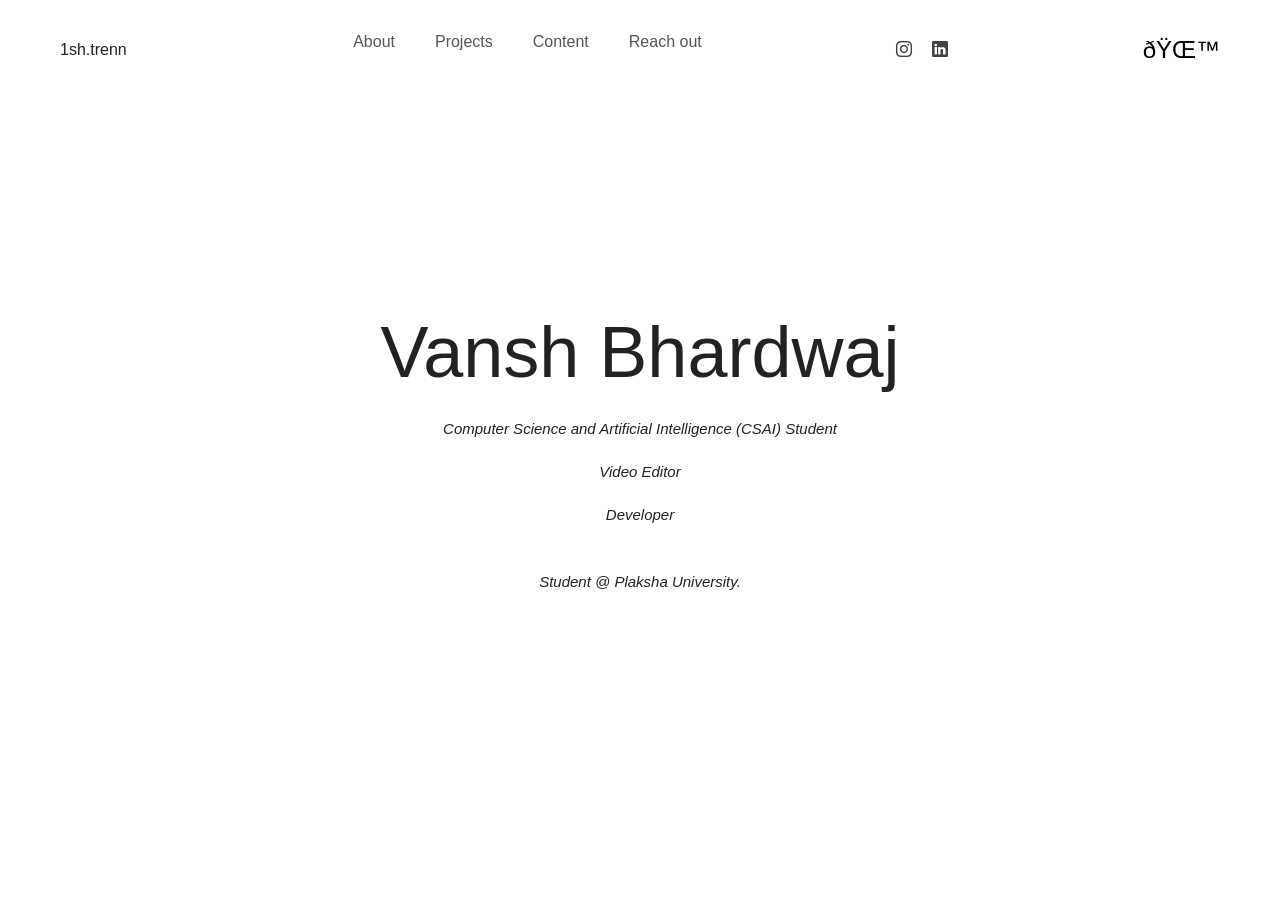
<file: index.html>
<!DOCTYPE html>

<html lang="en">

<head>
    <link href="https://cdn.jsdelivr.net/npm/bootstrap@5.3.8/dist/css/bootstrap.min.css" rel="stylesheet"
        integrity="sha384-sRIl4kxILFvY47J16cr9ZwB07vP4J8+LH7qKQnuqkuIAvNWLzeN8tE5YBujZqJLB" crossorigin="anonymous">
    <script src="https://cdn.jsdelivr.net/npm/bootstrap@5.3.8/dist/js/bootstrap.bundle.min.js"
        integrity="sha384-FKyoEForCGlyvwx9Hj09JcYn3nv7wiPVlz7YYwJrWVcXK/BmnVDxM+D2scQbITxI"
        crossorigin="anonymous"></script>
    <link href="styles.css" rel="stylesheet">
    <link rel="stylesheet" href="https://cdn.jsdelivr.net/npm/bootstrap-icons@1.11.3/font/bootstrap-icons.min.css">
    <title>Vansh Bhardwaj</title>
</head>

<body>
    <header>

        <nav>

            <div class="logo">

                <a href="index.html">1sh.trenn</a>

            </div>

            <ul class="nav-links">

                <li><a href="about.html">About</a></li>

                <li><a href="projects.html">Projects</a></li>

                <li><a href="content.html">Content</a></li>

                <li><a href="contact.html">Reach out</a></li>

            </ul>

            <div class="socials">

                <a href="https://www.instagram.com/1sh.trenn/"><i class="bi bi-instagram"></i></a>

                <a href="https://www.linkedin.com/in/vansh-bhardwaj9627/"><i class="bi bi-linkedin"></i></a>

                <!-- <a href="#"><i class="bi bi-twitter-x"></i></a> -->

            </div>

            <button id="themeToggle" class="theme-btn">🌙</button>
        </nav>

    </header>

    <section class="hero">
        <h1>Vansh Bhardwaj</h1>
        <p>Computer Science and Artificial Intelligence (CSAI) Student</p>
        <p>Video Editor</p>
        <p>Developer</p>
        <br>
        <p>Student @ Plaksha University.</p>
    </section>

    <script src="script.js"></script>
</body>

</html>
</file>
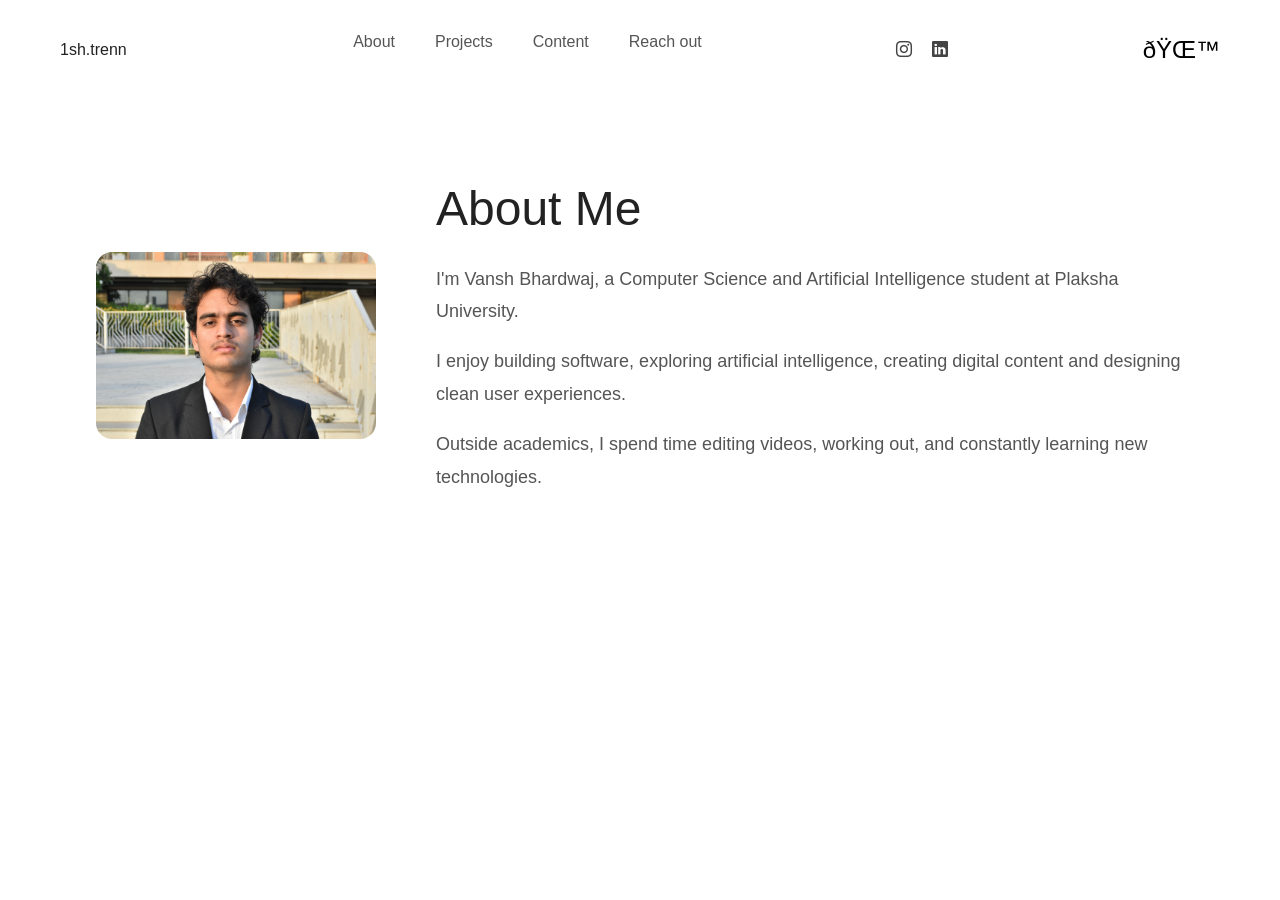
<file: about.html>
<!DOCTYPE html>

<html lang="en">

<head>
    <link href="https://cdn.jsdelivr.net/npm/bootstrap@5.3.8/dist/css/bootstrap.min.css" rel="stylesheet"
        integrity="sha384-sRIl4kxILFvY47J16cr9ZwB07vP4J8+LH7qKQnuqkuIAvNWLzeN8tE5YBujZqJLB" crossorigin="anonymous">
    <script src="https://cdn.jsdelivr.net/npm/bootstrap@5.3.8/dist/js/bootstrap.bundle.min.js"
        integrity="sha384-FKyoEForCGlyvwx9Hj09JcYn3nv7wiPVlz7YYwJrWVcXK/BmnVDxM+D2scQbITxI"
        crossorigin="anonymous"></script>
    <link href="styles.css" rel="stylesheet">
    <link rel="stylesheet" href="https://cdn.jsdelivr.net/npm/bootstrap-icons@1.11.3/font/bootstrap-icons.min.css">
    <title>Vansh Bhardwaj</title>
</head>

<body>
    <header>

        <nav>

            <div class="logo">
                <a href="index.html">1sh.trenn</a>
            </div>

            <ul class="nav-links">

                <li><a href="about.html">About</a></li>

                <li><a href="projects.html">Projects</a></li>

                <li><a href="content.html">Content</a></li>

                <li><a href="contact.html">Reach out</a></li>

            </ul>

            <div class="socials">

                <a href="https://www.instagram.com/1sh.trenn/"><i class="bi bi-instagram"></i></a>

                <a href="https://www.linkedin.com/in/vansh-bhardwaj9627/"><i class="bi bi-linkedin"></i></a>

                <!-- <a href="#"><i class="bi bi-twitter-x"></i></a> -->

            </div>
            <button id="themeToggle" class="theme-btn">🌙</button>
        </nav>

    </header>

    <main>

        <section class="about">

            <div class="about-image">

                <img src="images/profile.jpg" alt="Vansh Bhardwaj">

            </div>

            <div class="about-content">

                <h1>About Me</h1>

                <p>
                    I'm Vansh Bhardwaj, a Computer Science and Artificial
                    Intelligence student at Plaksha University.
                </p>

                <p>
                    I enjoy building software, exploring artificial
                    intelligence, creating digital content and designing
                    clean user experiences.
                </p>

                <p>
                    Outside academics, I spend time editing videos,
                    working out, and constantly learning new technologies.
                </p>

            </div>

        </section>

    </main>

    <script src="script.js"></script>
</body>

</html>
</file>
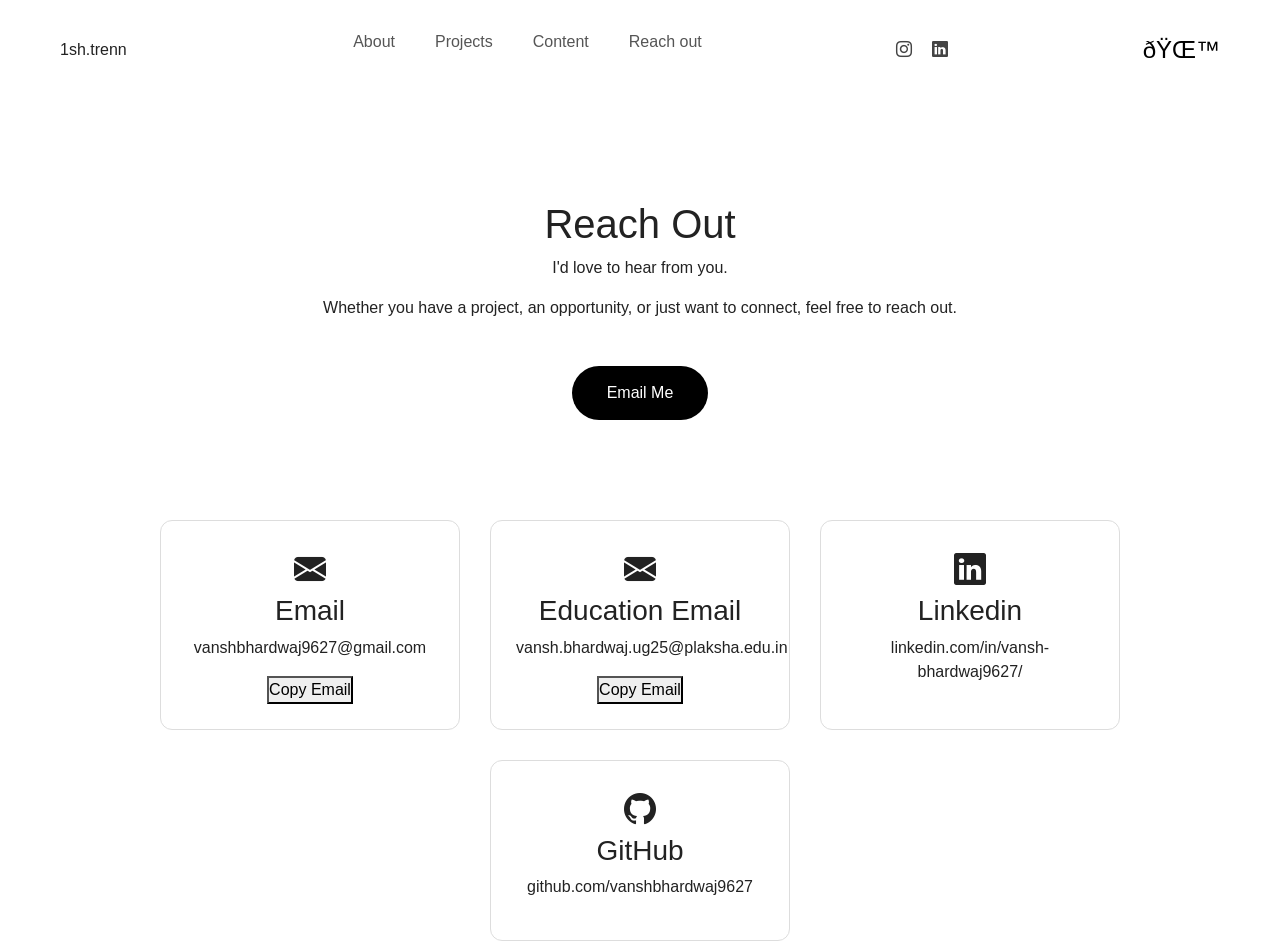
<file: contact.html>
<!DOCTYPE html>

<html lang="en">

<head>
    <link href="https://cdn.jsdelivr.net/npm/bootstrap@5.3.8/dist/css/bootstrap.min.css" rel="stylesheet"
        integrity="sha384-sRIl4kxILFvY47J16cr9ZwB07vP4J8+LH7qKQnuqkuIAvNWLzeN8tE5YBujZqJLB" crossorigin="anonymous">
    <script src="https://cdn.jsdelivr.net/npm/bootstrap@5.3.8/dist/js/bootstrap.bundle.min.js"
        integrity="sha384-FKyoEForCGlyvwx9Hj09JcYn3nv7wiPVlz7YYwJrWVcXK/BmnVDxM+D2scQbITxI"
        crossorigin="anonymous"></script>
    <link href="styles.css" rel="stylesheet">
    <link rel="stylesheet" href="https://cdn.jsdelivr.net/npm/bootstrap-icons@1.11.3/font/bootstrap-icons.min.css">
    <title>Vansh Bhardwaj</title>
</head>

<body>
    <header>

        <nav>

            <div class="logo">
                <a href="index.html">1sh.trenn</a>
            </div>

            <ul class="nav-links">

                <li><a href="about.html">About</a></li>

                <li><a href="projects.html">Projects</a></li>

                <li><a href="content.html">Content</a></li>

                <li><a href="contact.html">Reach out</a></li>

            </ul>

            <div class="socials">

                <a href="https://www.instagram.com/1sh.trenn/"><i class="bi bi-instagram"></i></a>

                <a href="https://www.linkedin.com/in/vansh-bhardwaj9627/"><i class="bi bi-linkedin"></i></a>

                <!-- <a href="#"><i class="bi bi-twitter-x"></i></a> -->

            </div>
            <button id="themeToggle" class="theme-btn">🌙</button>
        </nav>

    </header>

    <main>

        <section class="contact">

            <h1>Reach Out</h1>

            <p class="subtitle">
                I'd love to hear from you.
            </p>

            <p>
                Whether you have a project, an opportunity,
                or just want to connect, feel free to reach out.
            </p>

            <a href="mailto:vansh.bhardwaj.ug25@plaksha.edu.in" class="email-btn">
                Email Me
            </a>

        </section>

        <section class="contact-info">

            <!-- cards -->
            <div class="contact-card">

                <i class="bi bi-envelope-fill"></i>

                <h3>Email</h3>

                <p class="email-address">vanshbhardwaj9627@gmail.com</p>

                <button class="copyBtn">
                    Copy Email
                </button>

            </div>

            <div class="contact-card">
                <i class="bi bi-envelope-fill"></i>

                <h3>Education Email</h3>

                <p class="email-address">vansh.bhardwaj.ug25@plaksha.edu.in</p>
                <button class="copyBtn">
                    Copy Email
                </button>

            </div>

            <div class="contact-card">
                <i class="bi bi-linkedin"></i>

                <h3>Linkedin</h3>

                <p>linkedin.com/in/vansh-bhardwaj9627/</p>

            </div>

            <div class="contact-card">
                <i class="bi bi-github"></i>

                <h3>GitHub</h3>

                <p>github.com/vanshbhardwaj9627</p>

            </div>

        </section>



    </main>

    <script src="script.js"></script>
</body>

</html>
</file>
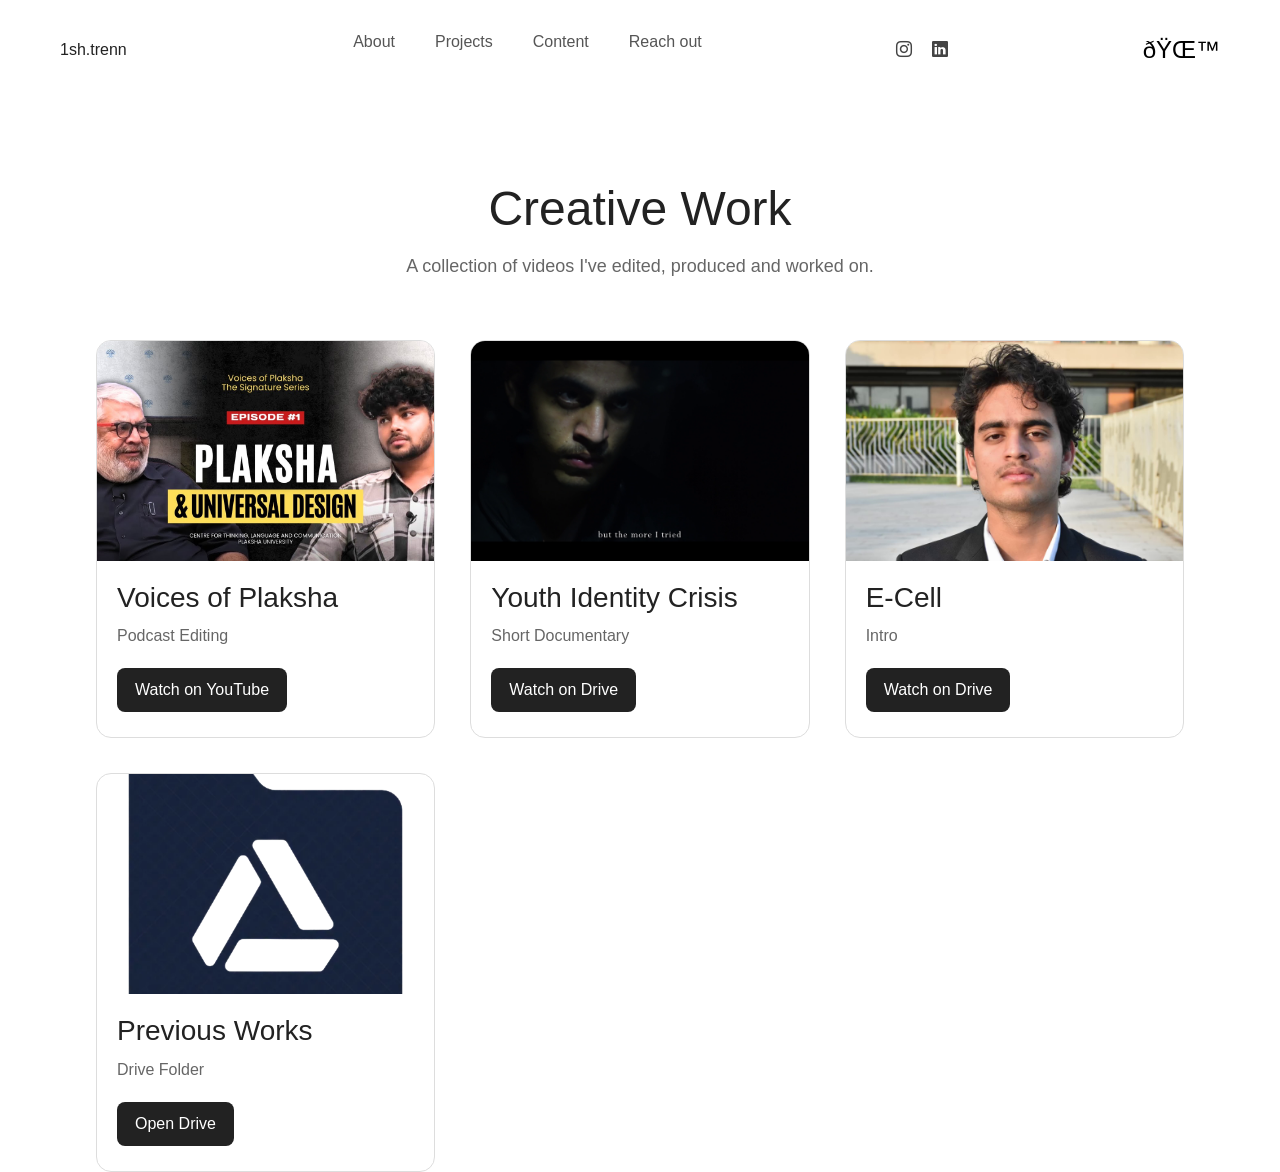
<file: content.html>
<!DOCTYPE html>

<html lang="en">

<head>
    <link href="https://cdn.jsdelivr.net/npm/bootstrap@5.3.8/dist/css/bootstrap.min.css" rel="stylesheet"
        integrity="sha384-sRIl4kxILFvY47J16cr9ZwB07vP4J8+LH7qKQnuqkuIAvNWLzeN8tE5YBujZqJLB" crossorigin="anonymous">
    <script src="https://cdn.jsdelivr.net/npm/bootstrap@5.3.8/dist/js/bootstrap.bundle.min.js"
        integrity="sha384-FKyoEForCGlyvwx9Hj09JcYn3nv7wiPVlz7YYwJrWVcXK/BmnVDxM+D2scQbITxI"
        crossorigin="anonymous"></script>
    <link href="styles.css" rel="stylesheet">
    <link rel="stylesheet" href="https://cdn.jsdelivr.net/npm/bootstrap-icons@1.11.3/font/bootstrap-icons.min.css">
    <title>Vansh Bhardwaj</title>
</head>

<body>
    <header>

        <nav>

            <div class="logo">
                <a href="index.html">1sh.trenn</a>
            </div>

            <ul class="nav-links">

                <li><a href="about.html">About</a></li>

                <li><a href="projects.html">Projects</a></li>

                <li><a href="content.html">Content</a></li>

                <li><a href="contact.html">Reach out</a></li>

            </ul>

            <div class="socials">

                <a href="https://www.instagram.com/1sh.trenn/"><i class="bi bi-instagram"></i></a>

                <a href="https://www.linkedin.com/in/vansh-bhardwaj9627/"><i class="bi bi-linkedin"></i></a>

                <!-- <a href="#"><i class="bi bi-twitter-x"></i></a> -->

            </div>
            <button id="themeToggle" class="theme-btn">🌙</button>
        </nav>

    </header>

    <main>

        <section class="content-header">

            <h1>Creative Work</h1>

            <p>
                A collection of videos I've edited,
                produced and worked on.
            </p>

        </section>

        <section class="video-grid">

            <!-- Card 1 -->

            <div class="video-card">

                <img src="images/voices.jpg" alt="Voices of Plaksha">

                <h3>Voices of Plaksha</h3>

                <p>Podcast Editing</p>

                <a href="https://youtu.be/gzAr2DMC6Ww?si=rjrLSPSXt83sbinC" target="_blank">
                    Watch on YouTube
                </a>

            </div>

            <!-- Card 2 -->

            <div class="video-card">

                <img src="images/Documentary.png" alt="Documentary">

                <h3>Youth Identity Crisis</h3>

                <p>Short Documentary</p>

                <a href="https://drive.google.com/file/d/1cZ_NapkZqyRxFYo7R8xnN7uHcusn9OGA/view?usp=drive_link"
                    target="_blank">
                    Watch on Drive
                </a>

            </div>

            <!-- Card 3 -->

             <div class="video-card">

                <img src="images/ecell.png" alt="E-cell">

                <h3>E-Cell</h3>

                <p>Intro</p>

                <a href="https://drive.google.com/file/d/1cH8xtQ3zmMDfgI6yftUUsG06b-nD3ZK4/view?usp=drive_link"
                    target="_blank">
                    Watch on Drive
                </a>

            </div>

             <!-- Card 4 -->
            
            <div class="video-card">

                <img src="images/hfolder.png" alt="Highlights">

                <h3>Previous Works</h3>

                <p>Drive Folder</p>

                <a href="https://drive.google.com/drive/folders/1rTVSFt5QbS2qXmYjmdNgpD0897rv__9X?usp=drive_link"
                    target="_blank">
                    Open Drive
                </a>

            </div>

        </section>

    </main>

    <script src="script.js"></script>
</body>

</html>
</file>
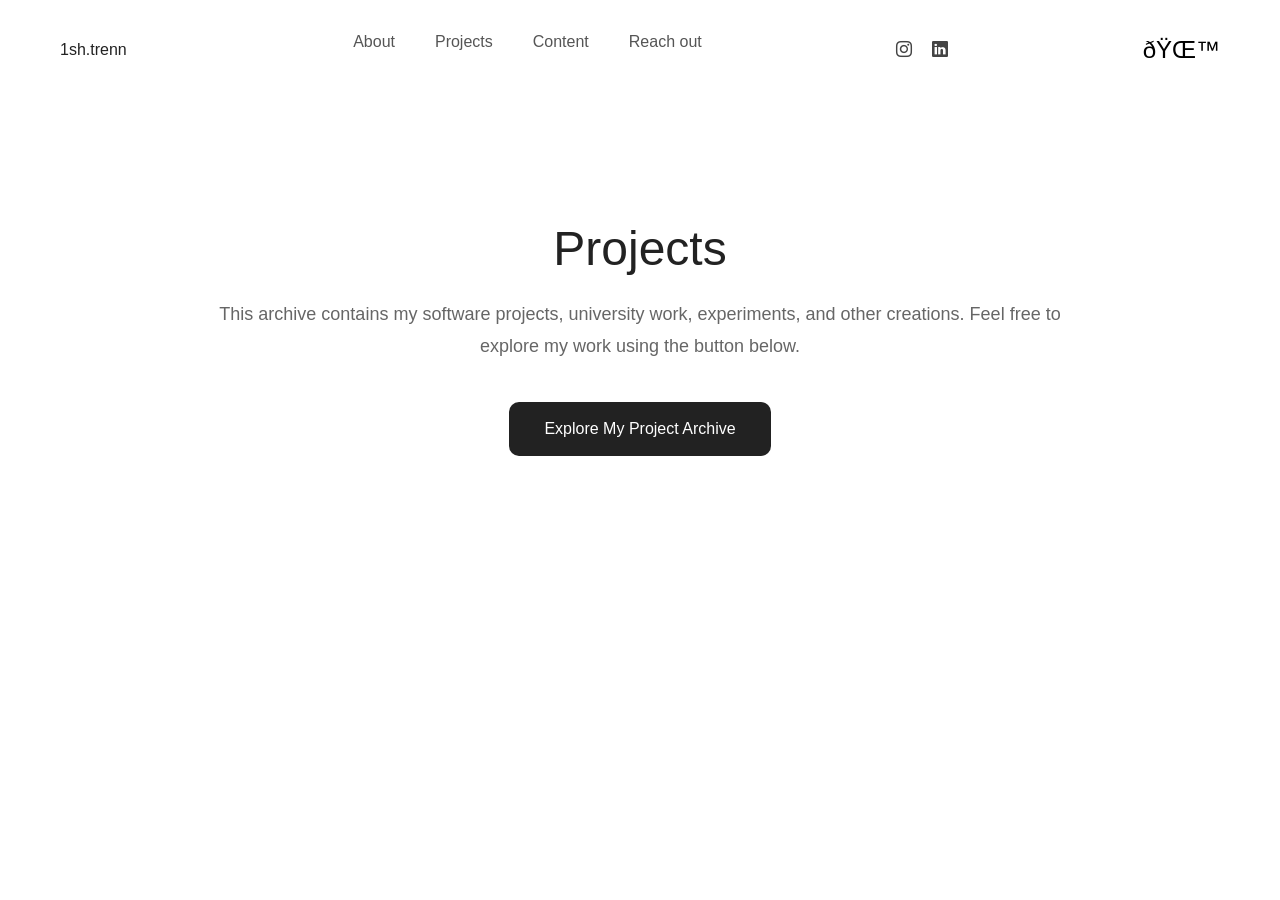
<file: projects.html>
<!DOCTYPE html>

<html lang="en">

<head>
    <link href="https://cdn.jsdelivr.net/npm/bootstrap@5.3.8/dist/css/bootstrap.min.css" rel="stylesheet"
        integrity="sha384-sRIl4kxILFvY47J16cr9ZwB07vP4J8+LH7qKQnuqkuIAvNWLzeN8tE5YBujZqJLB" crossorigin="anonymous">
    <script src="https://cdn.jsdelivr.net/npm/bootstrap@5.3.8/dist/js/bootstrap.bundle.min.js"
        integrity="sha384-FKyoEForCGlyvwx9Hj09JcYn3nv7wiPVlz7YYwJrWVcXK/BmnVDxM+D2scQbITxI"
        crossorigin="anonymous"></script>
    <link href="styles.css" rel="stylesheet">
    <link rel="stylesheet" href="https://cdn.jsdelivr.net/npm/bootstrap-icons@1.11.3/font/bootstrap-icons.min.css">
    <title>Vansh Bhardwaj</title>
</head>

<body>
    <header>

        <nav>

            <div class="logo">
                <a href="index.html">1sh.trenn</a>
            </div>

            <ul class="nav-links">

                <li><a href="about.html">About</a></li>

                <li><a href="projects.html">Projects</a></li>

                <li><a href="content.html">Content</a></li>

                <li><a href="contact.html">Reach out</a></li>

            </ul>

            <div class="socials">

                <a href="https://www.instagram.com/1sh.trenn/"><i class="bi bi-instagram"></i></a>

                <a href="https://www.linkedin.com/in/vansh-bhardwaj9627/"><i class="bi bi-linkedin"></i></a>

                <!-- <a href="#"><i class="bi bi-twitter-x"></i></a> -->

            </div>
            <button id="themeToggle" class="theme-btn">🌙</button>
        </nav>

    </header>

    <main>

        <section class="projects-page">

            <h1>Projects</h1>

            <p>
                This archive contains my software projects, university work,
                experiments, and other creations. Feel free to explore my work
                using the button below.
            </p>

            <a href="https://drive.google.com/drive/folders/1QCi0ut8DLJoirfJwAYmeaold61qdPMlH?usp=drive_link"
                target="_blank" class="archive-button">
                Explore My Project Archive
            </a>

        </section>

    </main>

    <script src="script.js"></script>
</body>

</html>
</file>
<file: styles.css>
* {
    margin: 0;
    padding: 0;
    box-sizing: border-box;
}

body {

    font-family: Poppins, sans-serif;

    background: white;

    color: #222;


}

nav {

    display: flex;

    justify-content: space-between;

    align-items: center;

    padding: 30px 60px;

}

.nav-links {

    display: flex;

    list-style: none;

    gap: 40px;

}

.nav-links a {

    text-decoration: none;

    color: #555;

}

.nav-links a:hover {

    color: black;

}

.socials {

    display: flex;

    gap: 20px;

}

.socials a {

    text-decoration: none;

    color: #444;

}

.hero {

    height: 80vh;

    display: flex;

    flex-direction: column;

    justify-content: center;

    align-items: center;

    text-align: center;

}

.hero h1 {

    font-size: 72px;

    margin-bottom: 20px;

}

.hero p {

    font-size: 15px;
    font-style: italic;
    font-weight: 100;

    line-height: 1.8;

}

.about {

    width: 85%;

    margin: 80px auto;

    display: flex;

    align-items: center;

    justify-content: space-between;

    gap: 60px;

}

.about-image img {

    width: 280px;

    border-radius: 16px;

}

.about-content {

    flex: 1;

}

.about-content h1 {

    font-size: 48px;

    margin-bottom: 25px;

}

.about-content p {

    font-size: 18px;

    line-height: 1.8;

    margin-bottom: 18px;

    color: #555;

}

.logo a {
    text-decoration: none;
    color: inherit;
    transition: opacity 0.3s ease;
}

.logo a:hover {
    opacity: 0.7;
}

.contact {

    text-align: center;

    width: 70%;

    margin: 100px auto;

}

.email-btn {

    display: inline-block;

    margin-top: 30px;

    padding: 15px 35px;

    border-radius: 50px;

    background: black;

    color: white;

    text-decoration: none;

}

.email-btn:hover {

    background: #333;

}

.contact-card {
    width: 300px;
    padding: 25px;
    border: 1px solid #ddd;
    border-radius: 12px;
    text-align: center;

    transition:
        transform 0.6s cubic-bezier(0.22, 1, 0.36, 1),
        box-shadow 0.6s cubic-bezier(0.22, 1, 0.36, 1);
}

.contact-card:hover {
    transform: translateY(-8px) scale(1.02);
    box-shadow: 0 12px 30px rgba(0, 0, 0, 0.12);
}

.contact-info {

    display: flex;

    justify-content: center;

    gap: 30px;

    margin-top: 60px;

    flex-wrap: wrap;
}

.contact-card i {
    font-size: 2rem;
    margin-bottom: 15px;
}


.content-header {

    text-align: center;

    margin: 80px auto 60px;

}

.content-header h1 {

    font-size: 48px;

    margin-bottom: 15px;

}

.content-header p {

    color: #666;

    font-size: 18px;

}

.video-grid {

    width: 85%;

    margin: auto;

    display: grid;

    grid-template-columns: repeat(auto-fit, minmax(320px, 1fr));

    gap: 35px;

}

.video-card {

    border-radius: 15px;

    overflow: hidden;

    border: 1px solid #ddd;

    transition: 0.35s;

    background: white;

}

.video-card img {

    width: 100%;

    height: 220px;

    object-fit: cover;

}

.video-card h3 {

    margin: 20px 20px 10px;

}

.video-card p {

    margin: 0 20px 20px;

    color: #666;

}

.video-card a {

    display: inline-block;

    margin: 0 20px 25px;

    padding: 10px 18px;

    text-decoration: none;

    background: #222;

    color: white;

    border-radius: 8px;

    transition: 0.3s;

}

.video-card:hover {

    transform: translateY(-8px);

    box-shadow: 0 15px 35px rgba(0, 0, 0, .08);

}

.video-card a:hover {

    background: #444;

}

.projects-page {
    width: 70%;
    margin: 120px auto;
    text-align: center;
}

.projects-page h1 {
    font-size: 48px;
    margin-bottom: 20px;
}

.projects-page p {
    font-size: 18px;
    line-height: 1.8;
    color: #666;
    margin-bottom: 40px;
}

.archive-button {
    display: inline-block;
    padding: 15px 35px;
    background: #222;
    color: white;
    text-decoration: none;
    border-radius: 10px;

    transition:
        transform 0.35s ease,
        background-color 0.35s ease,
        box-shadow 0.35s ease;
}

.archive-button:hover {
    background: #444;
    transform: translateY(-5px);
    box-shadow: 0 12px 30px rgba(0, 0, 0, 0.12);
}

.contact-form {

    width: 70%;

    margin: 80px auto;

}

.contact-form h2 {

    text-align: center;

    margin-bottom: 35px;

    font-size: 36px;

}

.contact-form form {

    display: flex;

    flex-direction: column;

    gap: 18px;

}

.contact-form label {

    font-weight: 500;

}

.contact-form input,
.contact-form textarea {

    padding: 15px;

    border: 1px solid #ddd;

    border-radius: 10px;

    font-size: 16px;

    font-family: inherit;

    outline: none;

    transition: border-color .3s ease;

}

.contact-form button {

    width: fit-content;

    padding: 15px 35px;

    border: none;

    border-radius: 10px;

    background: #222;

    color: white;

    cursor: pointer;

    transition:
        transform .35s ease,
        background-color .35s ease;

}

.contact-form button:hover {

    background: #444;

    transform: translateY(-3px);

}

.email-box {

    text-align: center;

    margin-top: 40px;

}

.email-box p {

    font-size: 18px;

    margin: 15px 0;

}

.email-box button {

    padding: 12px 28px;

    border: none;

    border-radius: 8px;

    background: #222;

    color: white;

    cursor: pointer;

    transition:
        background-color .35s ease,
        transform .35s ease,
        box-shadow .35s ease;

}

.email-box button:hover {

    background: #444;

    transform: translateY(-3px);

    box-shadow: 0 10px 25px rgba(0, 0, 0, .12);

}

.theme-btn {

    background: none;

    border: none;

    font-size: 24px;

    cursor: pointer;

    transition: transform .3s ease;

}

.theme-btn:hover {

    transform: rotate(20deg);

}

.dark-mode {

    background: #121212;

    color: white;

}

.dark-mode .contact-card,
.dark-mode .video-card {

    background: #1f1f1f;

    color: white;

    border-color: #444;

}

.dark-mode p {

    color: #d0d0d0;

}

.dark-mode .archive-button,
.dark-mode .email-btn {

    background: #444;

}
</file>
